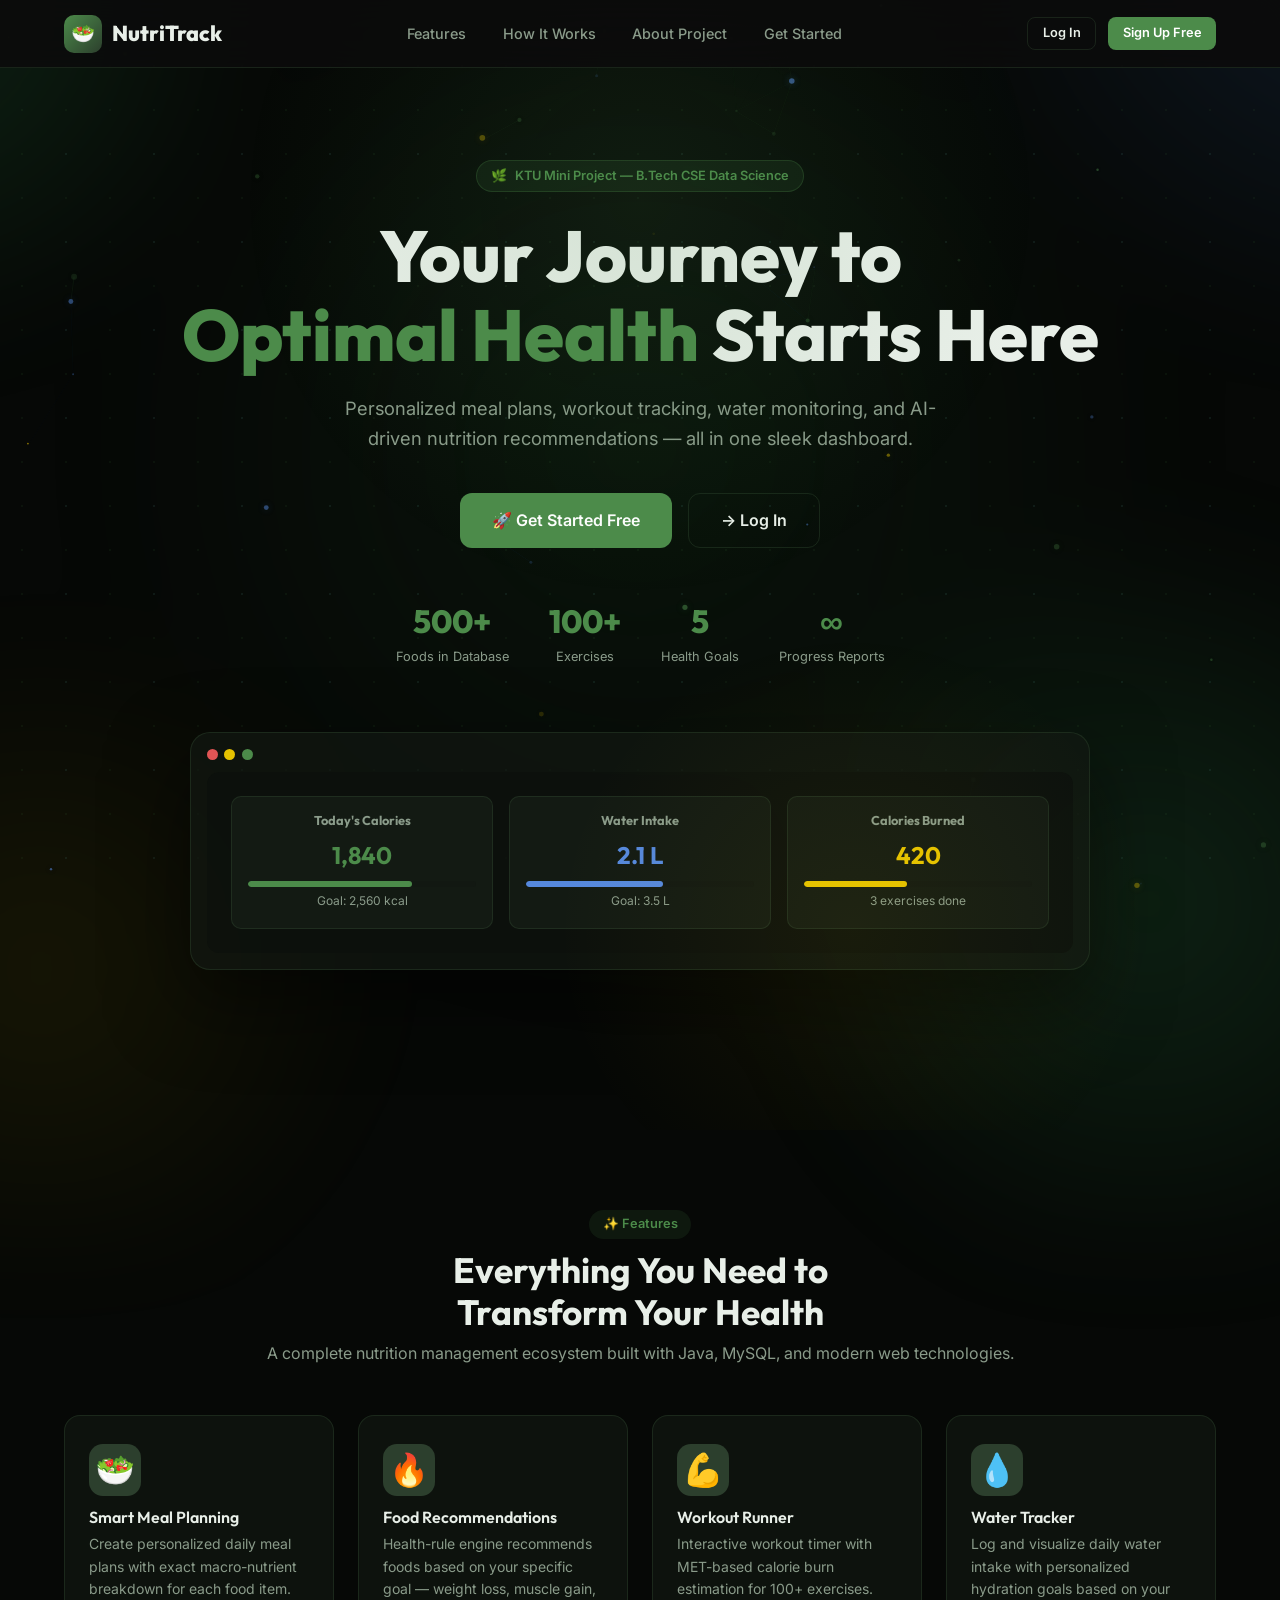
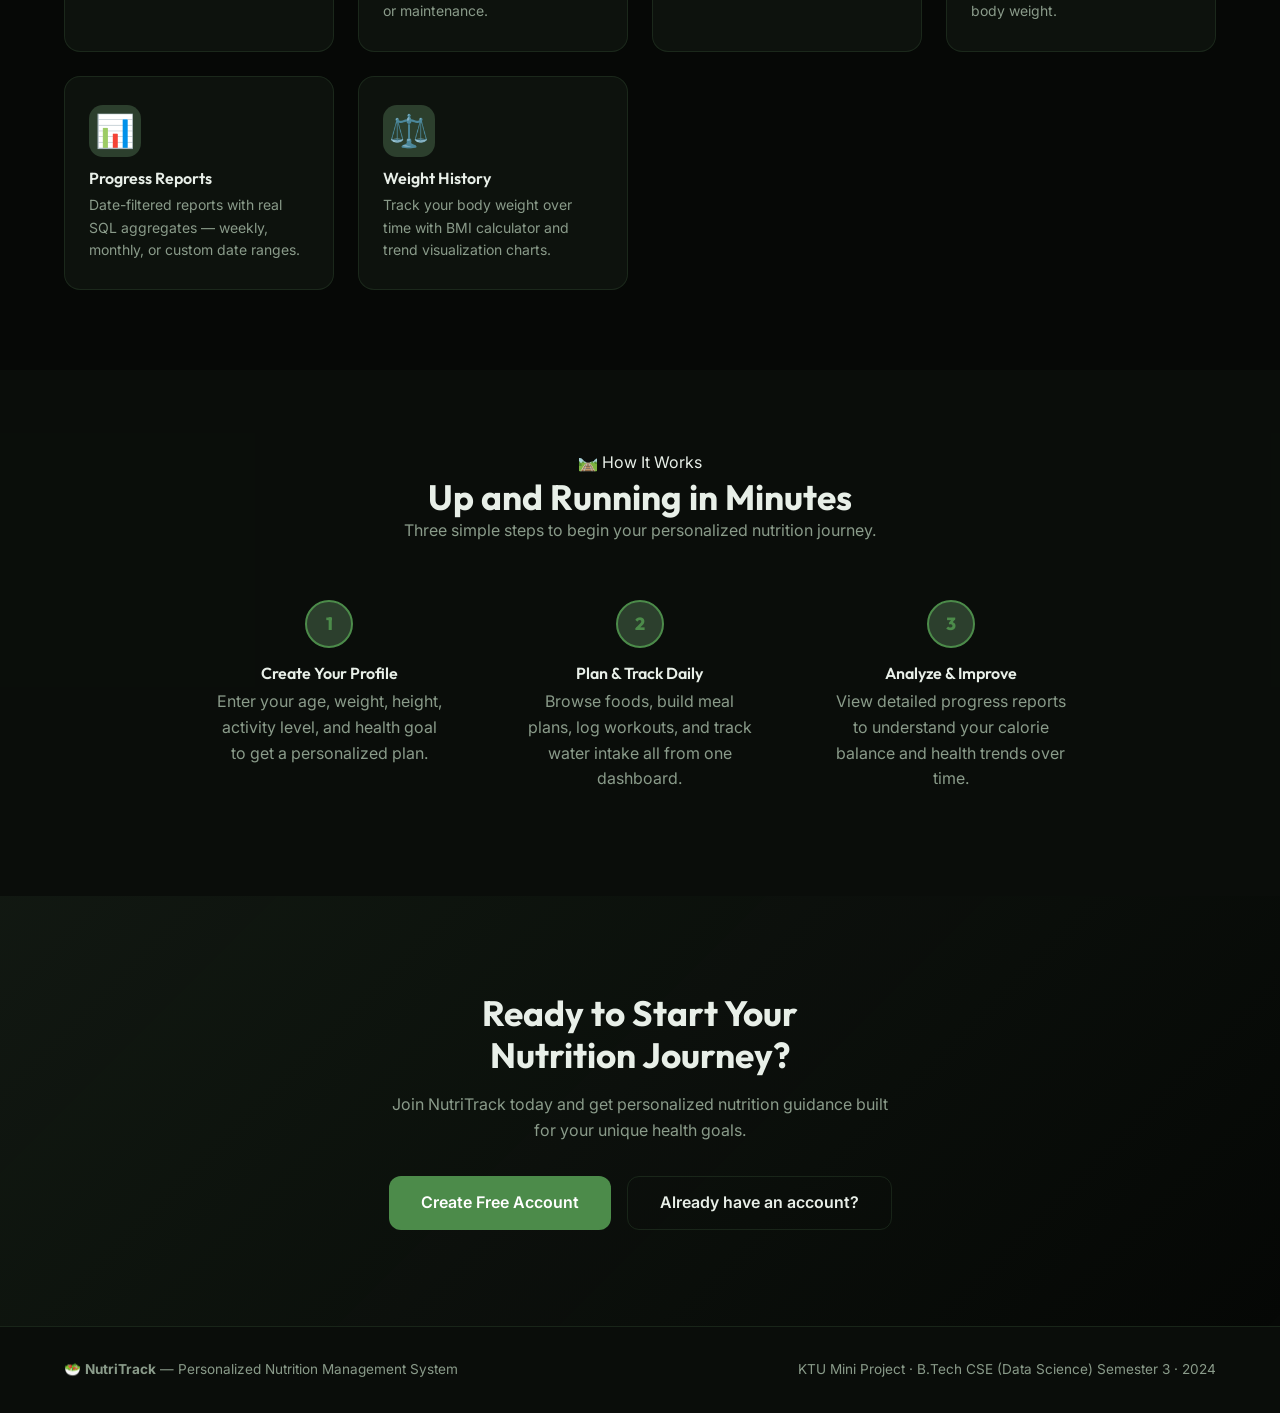
<file: src/main/webapp/index.html>
<!DOCTYPE html>
<html lang="en">
<head>
  <meta charset="UTF-8"/>
  <meta name="viewport" content="width=device-width, initial-scale=1.0"/>
  <title>NutriTrack — Personalized Nutrition Management System</title>
  <meta name="description" content="AI-powered personalized nutrition and workout management. Track meals, exercises, water intake and get health recommendations tailored just for you."/>
  <link rel="stylesheet" href="css/style.css"/>
  <style>
    /* Landing-specific */
    .landing-nav { position:fixed; top:0; left:0; right:0; z-index:100; background:rgba(12,12,12,0.9); backdrop-filter:blur(20px); border-bottom:1px solid var(--border); padding:0 5%; height:68px; display:flex; align-items:center; justify-content:space-between; }
    .landing-nav .brand { display:flex; align-items:center; gap:.6rem; font-family:'Outfit',sans-serif; font-weight:800; font-size:1.35rem; color:var(--text); }
    .brand .b-icon { width:38px; height:38px; background:linear-gradient(135deg,var(--ac-green),var(--dk-green)); border-radius:10px; display:flex; align-items:center; justify-content:center; font-size:1.2rem; }
    .landing-nav .nav-links { display:flex; gap:.5rem; }
    .landing-nav .nav-links a { padding:.5rem .9rem; border-radius:8px; color:var(--text-muted); font-size:.9rem; font-weight:500; transition:all .2s; }
    .landing-nav .nav-links a:hover { color:var(--text); background:rgba(255,255,255,.06); }
    .lnav-cta { display:flex; gap:.75rem; }

    /* Hero */
    .l-hero { padding: 10rem 5% 6rem; text-align:center; position:relative; overflow:hidden; }
    .l-hero::before { content:''; position:absolute; width:800px; height:800px; background:radial-gradient(circle, rgba(76,139,74,0.12) 0%, transparent 70%); top:-200px; left:50%; transform:translateX(-50%); pointer-events:none; }
    .l-hero::after { content:''; position:absolute; width:600px; height:600px; background:radial-gradient(circle, rgba(229,194,0,0.06) 0%, transparent 70%); bottom:-100px; right:10%; pointer-events:none; }
    .hero-tag { display:inline-flex; align-items:center; gap:.5rem; background:rgba(76,139,74,.12); border:1px solid rgba(76,139,74,.25); color:var(--ac-green); border-radius:20px; padding:.3rem .9rem; font-size:.8rem; font-weight:600; margin-bottom:1.5rem; }
    .hero-tag::before { content:'🌿'; }
    .l-hero h1 { font-size:clamp(2.5rem,6vw,4.5rem); font-weight:800; line-height:1.1; margin-bottom:1.25rem; }
    .l-hero h1 em { color:var(--ac-green); font-style:normal; }
    .l-hero p { font-size:1.15rem; max-width:600px; margin:0 auto 2.5rem; color:var(--text-muted); }
    .hero-btns { display:flex; gap:1rem; justify-content:center; flex-wrap:wrap; margin-bottom:3rem; }
    .hero-stats { display:flex; justify-content:center; gap:2.5rem; flex-wrap:wrap; }
    .hstat { text-align:center; }
    .hstat-val { font-family:'Outfit',sans-serif; font-size:2rem; font-weight:800; color:var(--text); }
    .hstat-val span { color:var(--ac-green); }
    .hstat-label { font-size:.8rem; color:var(--text-muted); }

    /* Screenshot */
    .mock-screen {
      margin:4rem auto; max-width:900px; background:var(--card); border:1px solid var(--border);
      border-radius:20px; padding:1rem; box-shadow:0 30px 80px rgba(0,0,0,.5);
    }
    .mock-bar { display:flex; gap:.4rem; align-items:center; margin-bottom:.75rem; }
    .mock-dot { width:11px; height:11px; border-radius:50%; }
    .mock-inner { background:var(--bg2); border-radius:12px; padding:1.5rem; display:grid; grid-template-columns:1fr 1fr 1fr; gap:1rem; }
    .mock-card { background:var(--card2); border:1px solid var(--border); border-radius:10px; padding:1rem; }
    .mock-card h5 { font-size:.8rem; color:var(--text-muted); margin-bottom:.5rem; }
    .mock-val { font-family:'Outfit',sans-serif; font-weight:700; font-size:1.5rem; }
    .mock-bar2 { height:6px; background:var(--bg3); border-radius:3px; margin-top:.4rem; overflow:hidden; }
    .mock-fill { height:100%; border-radius:3px; }

    /* Features */
    .features-sec { padding:5rem 5%; }
    .features-sec .sec-head { text-align:center; margin-bottom:3rem; }
    .features-sec .sec-tag { display:inline-block; background:rgba(76,139,74,.12); color:var(--ac-green); border-radius:20px; padding:.25rem .85rem; font-size:.8rem; font-weight:600; margin-bottom:.6rem; }
    .features-sec h2 { margin-bottom:.5rem; }
    .feat-grid { display:grid; grid-template-columns:repeat(auto-fit, minmax(260px,1fr)); gap:1.5rem; }
    .feat-card { background:var(--card); border:1px solid var(--border); border-radius:16px; padding:1.75rem 1.5rem; transition:all .25s; }
    .feat-card:hover { border-color:var(--ac-green); transform:translateY(-4px); box-shadow:var(--shadow); }
    .feat-card .f-icon { font-size:2rem; margin-bottom:.75rem; width:52px; height:52px; background:var(--dk-green); border-radius:14px; display:flex; align-items:center; justify-content:center; }
    .feat-card h3 { margin-bottom:.4rem; font-size:1rem; }
    .feat-card p { font-size:.875rem; }

    /* How it works */
    .how-sec { padding:5rem 5%; background:var(--bg2); }
    .steps { display:grid; grid-template-columns:repeat(3,1fr); gap:2rem; margin-top:3rem; }
    .step { text-align:center; padding:1.5rem; }
    .step-num { width:48px; height:48px; background:var(--dk-green); border:2px solid var(--ac-green); border-radius:50%; display:flex; align-items:center; justify-content:center; font-family:'Outfit',sans-serif; font-weight:800; font-size:1.1rem; color:var(--ac-green); margin:0 auto 1rem; }
    .step h3 { margin-bottom:.4rem; font-size:1rem; }

    /* CTA */
    .cta-sec { padding:6rem 5%; text-align:center; background:linear-gradient(135deg, rgba(44,63,45,.3) 0%, transparent 100%); }
    .cta-sec h2 { margin-bottom:1rem; }
    .cta-sec p { max-width:500px; margin:0 auto 2rem; }

    /* Footer */
    footer { background:var(--bg2); border-top:1px solid var(--border); padding:2rem 5%; display:flex; align-items:center; justify-content:space-between; flex-wrap:wrap; gap:1rem; }
    footer p { font-size:.85rem; color:var(--text-muted); }

    @media(max-width:700px){
      .steps { grid-template-columns:1fr; }
      .landing-nav .nav-links { display:none; }
      .mock-inner { grid-template-columns:1fr; }
    }
  </style>
</head>
<body>

<!-- ── Navbar ── -->
<nav class="landing-nav">
  <div class="brand"><div class="b-icon">🥗</div>NutriTrack</div>
  <div class="nav-links">
    <a href="#features">Features</a>
    <a href="#how">How It Works</a>
    <a href="about.html">About Project</a>
    <a href="#cta">Get Started</a>
  </div>
  <div class="lnav-cta">
    <a href="login.html" class="btn btn-outline btn-sm">Log In</a>
    <a href="register.html" class="btn btn-primary btn-sm">Sign Up Free</a>
  </div>
</nav>

<!-- ── Hero ── -->
<section class="l-hero">
  <div class="hero-tag">KTU Mini Project — B.Tech CSE Data Science</div>
  <h1>Your Journey to<br/><em>Optimal Health</em> Starts Here</h1>
  <p>Personalized meal plans, workout tracking, water monitoring, and AI-driven nutrition recommendations — all in one sleek dashboard.</p>
  <div class="hero-btns">
    <a href="register.html" class="btn btn-primary btn-lg">🚀 Get Started Free</a>
    <a href="login.html" class="btn btn-outline btn-lg">→ Log In</a>
  </div>
  <div class="hero-stats">
    <div class="hstat"><div class="hstat-val"><span>500+</span></div><div class="hstat-label">Foods in Database</div></div>
    <div class="hstat"><div class="hstat-val"><span>100+</span></div><div class="hstat-label">Exercises</div></div>
    <div class="hstat"><div class="hstat-val"><span>5</span></div><div class="hstat-label">Health Goals</div></div>
    <div class="hstat"><div class="hstat-val"><span>∞</span></div><div class="hstat-label">Progress Reports</div></div>
  </div>

  <!-- Mock Dashboard Screenshot -->
  <div class="mock-screen">
    <div class="mock-bar">
      <div class="mock-dot" style="background:#e05555"></div>
      <div class="mock-dot" style="background:#e5c200"></div>
      <div class="mock-dot" style="background:#4c8b4a"></div>
    </div>
    <div class="mock-inner">
      <div class="mock-card">
        <h5>Today's Calories</h5>
        <div class="mock-val" style="color:var(--ac-green)">1,840</div>
        <div class="mock-bar2"><div class="mock-fill" style="width:72%;background:var(--ac-green)"></div></div>
        <small style="color:var(--text-muted);font-size:.75rem">Goal: 2,560 kcal</small>
      </div>
      <div class="mock-card">
        <h5>Water Intake</h5>
        <div class="mock-val" style="color:var(--blue)">2.1 L</div>
        <div class="mock-bar2"><div class="mock-fill" style="width:60%;background:var(--blue)"></div></div>
        <small style="color:var(--text-muted);font-size:.75rem">Goal: 3.5 L</small>
      </div>
      <div class="mock-card">
        <h5>Calories Burned</h5>
        <div class="mock-val" style="color:var(--gold)">420</div>
        <div class="mock-bar2"><div class="mock-fill" style="width:45%;background:var(--gold)"></div></div>
        <small style="color:var(--text-muted);font-size:.75rem">3 exercises done</small>
      </div>
    </div>
  </div>
</section>

<!-- ── Features ── -->
<section class="features-sec" id="features">
  <div class="sec-head">
    <div class="sec-tag">✨ Features</div>
    <h2>Everything You Need to <br/>Transform Your Health</h2>
    <p>A complete nutrition management ecosystem built with Java, MySQL, and modern web technologies.</p>
  </div>
  <div class="feat-grid">
    <div class="feat-card">
      <div class="f-icon">🥗</div>
      <h3>Smart Meal Planning</h3>
      <p>Create personalized daily meal plans with exact macro-nutrient breakdown for each food item.</p>
    </div>
    <div class="feat-card">
      <div class="f-icon">🔥</div>
      <h3>Food Recommendations</h3>
      <p>Health-rule engine recommends foods based on your specific goal — weight loss, muscle gain, or maintenance.</p>
    </div>
    <div class="feat-card">
      <div class="f-icon">💪</div>
      <h3>Workout Runner</h3>
      <p>Interactive workout timer with MET-based calorie burn estimation for 100+ exercises.</p>
    </div>
    <div class="feat-card">
      <div class="f-icon">💧</div>
      <h3>Water Tracker</h3>
      <p>Log and visualize daily water intake with personalized hydration goals based on your body weight.</p>
    </div>
    <div class="feat-card">
      <div class="f-icon">📊</div>
      <h3>Progress Reports</h3>
      <p>Date-filtered reports with real SQL aggregates — weekly, monthly, or custom date ranges.</p>
    </div>
    <div class="feat-card">
      <div class="f-icon">⚖️</div>
      <h3>Weight History</h3>
      <p>Track your body weight over time with BMI calculator and trend visualization charts.</p>
    </div>
  </div>
</section>

<!-- ── How It Works ── -->
<section class="how-sec" id="how">
  <div style="max-width:900px;margin:0 auto;text-align:center">
    <div class="sec-tag">🛤️ How It Works</div>
    <h2>Up and Running in Minutes</h2>
    <p>Three simple steps to begin your personalized nutrition journey.</p>
  </div>
  <div class="steps" style="max-width:900px;margin:2rem auto 0">
    <div class="step">
      <div class="step-num">1</div>
      <h3>Create Your Profile</h3>
      <p>Enter your age, weight, height, activity level, and health goal to get a personalized plan.</p>
    </div>
    <div class="step">
      <div class="step-num">2</div>
      <h3>Plan & Track Daily</h3>
      <p>Browse foods, build meal plans, log workouts, and track water intake all from one dashboard.</p>
    </div>
    <div class="step">
      <div class="step-num">3</div>
      <h3>Analyze & Improve</h3>
      <p>View detailed progress reports to understand your calorie balance and health trends over time.</p>
    </div>
  </div>
</section>

<!-- ── CTA ── -->
<section class="cta-sec" id="cta">
  <h2>Ready to Start Your<br/>Nutrition Journey?</h2>
  <p>Join NutriTrack today and get personalized nutrition guidance built for your unique health goals.</p>
  <div style="display:flex;gap:1rem;justify-content:center;flex-wrap:wrap">
    <a href="register.html" class="btn btn-primary btn-lg">Create Free Account</a>
    <a href="login.html" class="btn btn-outline btn-lg">Already have an account?</a>
  </div>
</section>

<!-- ── Footer ── -->
<footer>
  <p>🥗 <strong>NutriTrack</strong> — Personalized Nutrition Management System</p>
  <p>KTU Mini Project · B.Tech CSE (Data Science) Semester 3 · 2024</p>
</footer>

<script src="js/api.js"></script>
</body>
</html>
</file>
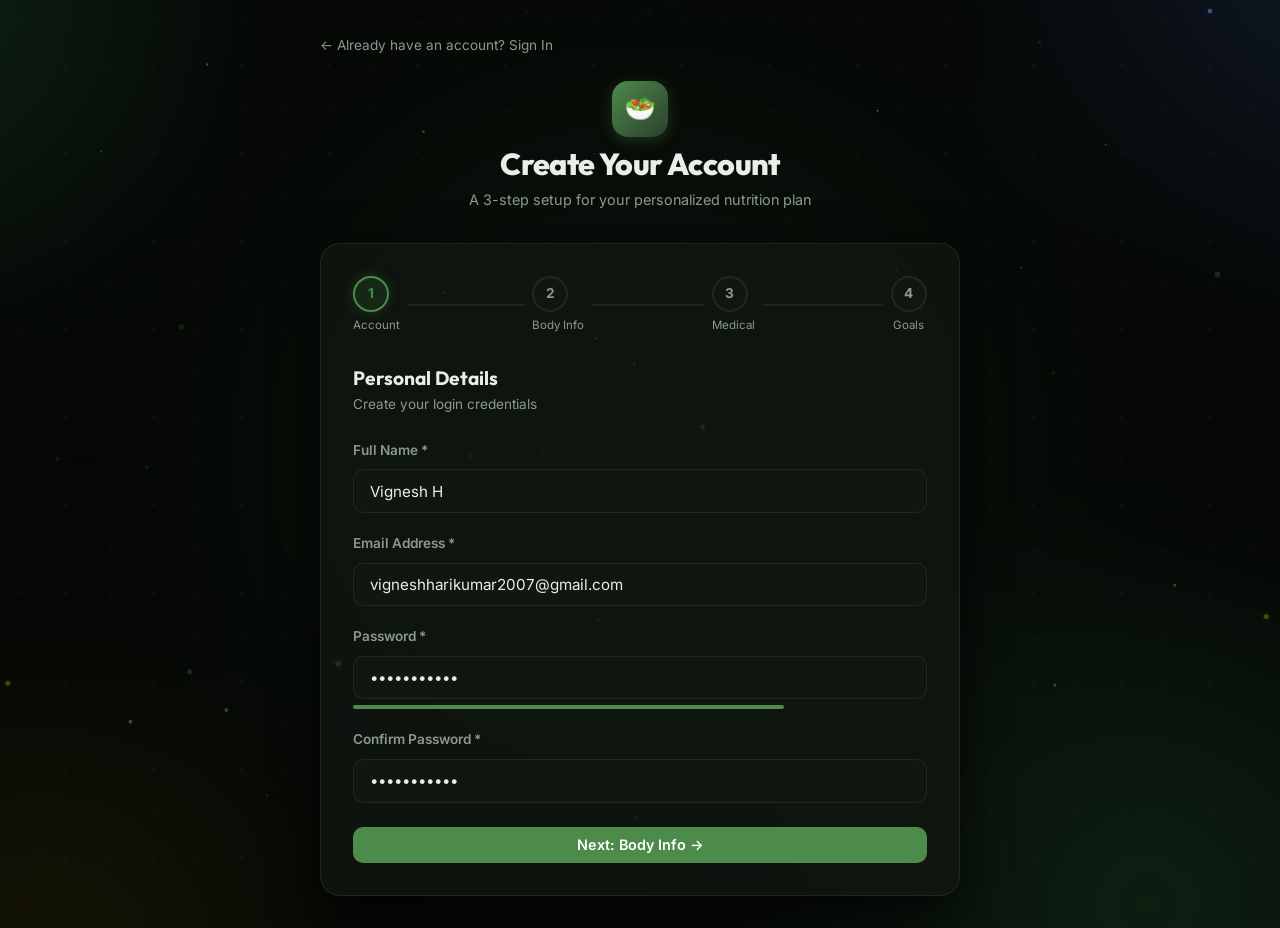
<file: src/main/webapp/register.html>
<!DOCTYPE html>
<html lang="en">
<head>
  <meta charset="UTF-8"/>
  <meta name="viewport" content="width=device-width, initial-scale=1.0"/>
  <title>Register — NutriTrack</title>
  <meta name="description" content="Create your NutriTrack account and get a personalized nutrition plan based on your unique health profile."/>
  <link rel="stylesheet" href="css/style.css"/>
  <style>
    body { min-height:100vh; background:var(--bg); padding:2rem 1rem; }
    .auth-wrap { max-width:640px; margin:0 auto; }
    .auth-logo { text-align:center; margin-bottom:2rem; }
    .auth-logo .logo-icon { width:56px; height:56px; background:linear-gradient(135deg,var(--ac-green),var(--dk-green)); border-radius:16px; display:inline-flex; align-items:center; justify-content:center; font-size:1.6rem; margin-bottom:.6rem; box-shadow:0 4px 15px rgba(76,139,74,.3); }
    .auth-logo h2 { font-size:1.9rem; font-weight:800; color:var(--text); margin-bottom:.3rem; letter-spacing:-0.02em; }
    .auth-logo p { font-size:.9rem; color:var(--text-muted); }
    .auth-card { background:var(--card); border:1px solid var(--border); border-radius:20px; padding:2rem; box-shadow:var(--shadow-lg); }
    
    /* Step indicator */
    .steps-nav { display:flex; align-items:center; justify-content:space-between; margin-bottom:2rem; position:relative; }
    .step-ind { display:flex; align-items:center; flex:1; position:relative; }
    .step-ind:last-child { flex:none; }
    .step-dot { width:36px; height:36px; border-radius:50%; display:flex; align-items:center; justify-content:center; font-size:.85rem; font-weight:700; border:2px solid var(--border); color:var(--text-muted); background:var(--bg3); flex-shrink:0; transition:all .3s; }
    .step-dot.active { border-color:var(--ac-green); color:var(--ac-green); background:rgba(76,139,74,.15); box-shadow:0 0 12px rgba(76,139,74,.3); }
    .step-dot.done { border-color:var(--ac-green); color:#fff; background:var(--ac-green); }
    .step-label { font-size:.72rem; color:var(--text-muted); margin-top:.3rem; text-align:center; }
    .step-line { flex:1; height:2px; background:var(--border); margin:0 .5rem; transition:background .3s; }
    .step-line.done { background:var(--ac-green); }
    
    /* Step contents */
    .reg-step { display:none; }
    .reg-step.active { display:block; animation:fadeIn .3s ease; }
    @keyframes fadeIn { from{opacity:0;transform:translateY(6px)} to{opacity:1;transform:translateY(0)} }
    
    .step-title { margin-bottom:1.5rem; }
    .step-title h3 { font-size:1.2rem; font-weight:700; margin-bottom:.25rem; color:var(--text); }
    .step-title p { font-size:.85rem; color:var(--text-muted); }
    
    /* Range display */
    .range-wrap { display:flex; gap:1rem; align-items:center; margin-top:.5rem; }
    .range-wrap input[type=range] { flex:1; accent-color:var(--ac-green); height:6px; border-radius:3px; }
    .range-val { background:var(--dk-green); color:var(--ac-green); border-radius:8px; padding:.3rem .75rem; font-weight:700; min-width:75px; text-align:center; font-size:.875rem; }
    
    /* Goal selector */
    .goal-grid { display:grid; grid-template-columns:repeat(auto-fit,minmax(140px,1fr)); gap:.75rem; }
    .goal-card { border:2px solid var(--border); border-radius:12px; padding:1rem; text-align:center; cursor:pointer; transition:all .2s; background:var(--bg2); }
    .goal-card:hover { border-color:var(--ac-green); transform:translateY(-2px); }
    .goal-card.selected { border-color:var(--ac-green); background:rgba(76,139,74,.15); box-shadow:0 0 10px rgba(76,139,74,.2); }
    .goal-card .g-icon { font-size:1.6rem; margin-bottom:.3rem; }
    .goal-card h4 { font-size:.85rem; font-weight:700; margin-bottom:.15rem; color:var(--text); }
    .goal-card p { font-size:.75rem; color:var(--text-muted); }
    
    .step-nav { display:flex; gap:1rem; margin-top:1.5rem; }
    .step-nav .btn { flex:1; justify-content:center; }
    
    .pwd-strength { height:4px; border-radius:2px; margin-top:.4rem; background:var(--bg3); transition:all .3s; }
    .back-btn { display:inline-flex; align-items:center; gap:.4rem; color:var(--text-muted); font-size:.85rem; margin-bottom:1.5rem; }
    .back-btn:hover { color:var(--text); }
    #regError { display:none; margin-bottom:1.25rem; }
    #regSuccess { display:none; margin-bottom:1.25rem; }
  </style>
</head>
<body>
<div class="auth-wrap">
  <a href="login.html" class="back-btn">← Already have an account? Sign In</a>
  
  <div class="auth-logo">
    <div class="logo-icon">🥗</div>
    <h2>Create Your Account</h2>
    <p>A 3-step setup for your personalized nutrition plan</p>
  </div>

  <div class="auth-card">
    <!-- Step Indicator -->
    <div class="steps-nav">
      <div class="step-ind">
        <div style="text-align:center">
          <div class="step-dot active" id="dot1">1</div>
          <div class="step-label">Account</div>
        </div>
        <div class="step-line" id="line1"></div>
      </div>
      <div class="step-ind">
        <div style="text-align:center">
          <div class="step-dot" id="dot2">2</div>
          <div class="step-label">Body Info</div>
        </div>
        <div class="step-line" id="line2"></div>
      </div>
      <div class="step-ind">
        <div style="text-align:center">
          <div class="step-dot" id="dot3">3</div>
          <div class="step-label">Medical</div>
        </div>
        <div class="step-line" id="line3"></div>
      </div>
      <div>
        <div style="text-align:center">
          <div class="step-dot" id="dot4">4</div>
          <div class="step-label">Goals</div>
        </div>
      </div>
    </div>

    <div id="regError" class="alert alert-error"></div>
    <div id="regSuccess" class="alert alert-success"></div>

    <!-- Step 1: Account Info -->
    <div class="reg-step active" id="step1">
      <div class="step-title">
        <h3>Personal Details</h3>
        <p>Create your login credentials</p>
      </div>
      <div class="form-group">
        <label class="form-label" for="name">Full Name *</label>
        <input class="form-control" type="text" id="name" placeholder="e.g. Vignesh H" value="Vignesh H" required/>
      </div>
      <div class="form-group">
        <label class="form-label" for="email">Email Address *</label>
        <input class="form-control" type="email" id="email" placeholder="you@example.com" value="vigneshharikumar2007@gmail.com" required/>
      </div>
      <div class="form-group">
        <label class="form-label" for="reg-password">Password *</label>
        <input class="form-control" type="password" id="reg-password" placeholder="Min 6 characters" value="password123" required/>
        <div class="pwd-strength" id="pwdStrength" style="width:75%;background:#4c8b4a"></div>
      </div>
      <div class="form-group">
        <label class="form-label" for="confirm-password">Confirm Password *</label>
        <input class="form-control" type="password" id="confirm-password" placeholder="Repeat password" value="password123" required/>
      </div>
      <div class="step-nav">
        <button class="btn btn-primary" onclick="goToStep(2)">Next: Body Info →</button>
      </div>
    </div>

    <!-- Step 2: Body Info -->
    <div class="reg-step" id="step2">
      <div class="step-title">
        <h3>Body Information</h3>
        <p>Used to calculate your daily calorie target and BMI</p>
      </div>
      <div class="form-row" style="display:grid;grid-template-columns:1fr 1fr;gap:1rem">
        <div class="form-group">
          <label class="form-label" for="gender">Gender</label>
          <select class="form-control" id="gender">
            <option value="Male" selected>Male</option>
            <option value="Female">Female</option>
            <option value="Other">Other</option>
          </select>
        </div>
        <div class="form-group">
          <label class="form-label" for="age">Age (years)</label>
          <input class="form-control" type="number" id="age" value="22" min="10" max="120" required/>
        </div>
      </div>
      <div class="form-group">
        <label class="form-label">Height</label>
        <div class="range-wrap">
          <input type="range" id="heightCm" min="100" max="230" value="170" oninput="document.getElementById('heightVal').textContent=this.value"/>
          <div class="range-val"><span id="heightVal">170</span> cm</div>
        </div>
      </div>
      <div class="form-group">
        <label class="form-label">Weight</label>
        <div class="range-wrap">
          <input type="range" id="weightKg" min="30" max="200" value="70" oninput="document.getElementById('weightVal').textContent=this.value"/>
          <div class="range-val"><span id="weightVal">70</span> kg</div>
        </div>
      </div>
      <div class="form-group">
        <label class="form-label" for="activityLevel">Activity Level</label>
        <select class="form-control" id="activityLevel">
          <option value="SEDENTARY">🪑 Sedentary (little or no exercise)</option>
          <option value="LIGHT">🚶 Lightly Active (1–3 days/week)</option>
          <option value="MODERATE" selected>🏃 Moderately Active (3–5 days/week)</option>
          <option value="VERY_ACTIVE">🏋️ Very Active (6–7 days/week)</option>
          <option value="EXTRA_ACTIVE">⚡ Extra Active (physical job)</option>
        </select>
      </div>
      <div class="step-nav">
        <button class="btn btn-secondary" onclick="goToStep(1)">← Back</button>
        <button class="btn btn-primary" onclick="goToStep(3)">Next: Medical Conditions →</button>
      </div>
    </div>

    <!-- Step 3: Medical Conditions -->
    <div class="reg-step" id="step3">
      <div class="step-title">
        <h3>Medical & Health Profile</h3>
        <p>Helps our recommendation system safely filter foods and exercises</p>
      </div>
      
      <div class="form-group">
        <label class="form-label" style="font-weight:700">Do you have any health or medical condition?</label>
        <div style="display:flex;gap:1.5rem;margin-top:.5rem">
          <label style="display:flex;align-items:center;gap:.4rem;cursor:pointer;font-weight:600">
            <input type="radio" name="hasCondition" value="NO" checked onchange="toggleMedicalList(false)"/> No, I am in good health
          </label>
          <label style="display:flex;align-items:center;gap:.4rem;cursor:pointer;font-weight:600;color:var(--gold)">
            <input type="radio" name="hasCondition" value="YES" onchange="toggleMedicalList(true)"/> Yes, I have medical conditions
          </label>
        </div>
      </div>

      <div id="medicalConditionsContainer" style="display:none;background:var(--bg2);border:1px solid var(--border);border-radius:12px;padding:1.25rem;margin-bottom:1rem">
        <label class="form-label" style="font-weight:700;margin-bottom:.75rem">Select your medical condition(s):</label>
        <div style="display:grid;grid-template-columns:1fr 1fr;gap:.65rem;font-size:.875rem">
          <label style="display:flex;align-items:center;gap:.5rem;cursor:pointer">
            <input type="checkbox" class="med-cb" value="1"/> Heart-related condition
          </label>
          <label style="display:flex;align-items:center;gap:.5rem;cursor:pointer">
            <input type="checkbox" class="med-cb" value="2"/> High blood pressure
          </label>
          <label style="display:flex;align-items:center;gap:.5rem;cursor:pointer">
            <input type="checkbox" class="med-cb" value="3"/> Diabetes
          </label>
          <label style="display:flex;align-items:center;gap:.5rem;cursor:pointer">
            <input type="checkbox" class="med-cb" value="9"/> Obesity
          </label>
          <label style="display:flex;align-items:center;gap:.5rem;cursor:pointer">
            <input type="checkbox" class="med-cb" value="5"/> Kidney-related condition
          </label>
          <label style="display:flex;align-items:center;gap:.5rem;cursor:pointer">
            <input type="checkbox" class="med-cb" value="6"/> Thyroid condition
          </label>
          <label style="display:flex;align-items:center;gap:.5rem;cursor:pointer">
            <input type="checkbox" class="med-cb" value="4"/> Asthma
          </label>
          <label style="display:flex;align-items:center;gap:.5rem;cursor:pointer">
            <input type="checkbox" class="med-cb" value="7"/> Joint problems
          </label>
          <label style="display:flex;align-items:center;gap:.5rem;cursor:pointer">
            <input type="checkbox" class="med-cb" value="8"/> Back problems
          </label>
        </div>
        <div style="margin-top:1rem">
          <label class="form-label">Other condition details (optional)</label>
          <input class="form-control" type="text" id="otherMedicalNotes" placeholder="Specify any other medical condition or dietary allergy..."/>
        </div>
      </div>

      <div class="step-nav">
        <button class="btn btn-secondary" onclick="goToStep(2)">← Back</button>
        <button class="btn btn-primary" onclick="goToStep(4)">Next: Health Goal →</button>
      </div>
    </div>

    <!-- Step 4: Health Goal -->
    <div class="reg-step" id="step4">
      <div class="step-title">
        <h3>Your Health Goal</h3>
        <p>Personalizes food and exercise recommendations for your targets</p>
      </div>
      <div class="goal-grid">
        <div class="goal-card selected" data-goal="WEIGHT_LOSS" onclick="selectGoal(this)">
          <div class="g-icon">⚖️</div>
          <h4>Weight Loss</h4>
          <p>Burn fat, calorie deficit target</p>
        </div>
        <div class="goal-card" data-goal="MUSCLE_GAIN" onclick="selectGoal(this)">
          <div class="g-icon">💪</div>
          <h4>Muscle Gain</h4>
          <p>High protein, build strength</p>
        </div>
        <div class="goal-card" data-goal="MAINTENANCE" onclick="selectGoal(this)">
          <div class="g-icon">⚡</div>
          <h4>Maintenance</h4>
          <p>Maintain healthy balance</p>
        </div>
        <div class="goal-card" data-goal="IMPROVED_FITNESS" onclick="selectGoal(this)">
          <div class="g-icon">🏃</div>
          <h4>Fitness</h4>
          <p>Endurance and stamina</p>
        </div>
        <div class="goal-card" data-goal="HEALTH_RECOVERY" onclick="selectGoal(this)">
          <div class="g-icon">❤️</div>
          <h4>Recovery</h4>
          <p>Health condition management</p>
        </div>
      </div>
      <div class="step-nav" style="margin-top:2rem">
        <button class="btn btn-secondary" onclick="goToStep(2)">← Back</button>
        <button class="btn btn-primary" id="submitBtn" onclick="submitRegister()">🎉 Create Account</button>
      </div>
    </div>

  </div>
</div>

<script src="js/api.js"></script>
<script>
let currentStep = 1;
let selectedGoal = 'WEIGHT_LOSS';

function toggleMedicalList(show) {
  document.getElementById('medicalConditionsContainer').style.display = show ? 'block' : 'none';
}

function goToStep(n) {
  if (n > currentStep && !validateStep(currentStep)) return;
  document.getElementById('step' + currentStep).classList.remove('active');
  document.getElementById('step' + n).classList.add('active');

  for (let i = 1; i <= 4; i++) {
    const dot = document.getElementById('dot' + i);
    dot.classList.remove('active','done');
    if (i < n) { dot.classList.add('done'); dot.textContent = '✓'; }
    else if (i === n) { dot.classList.add('active'); dot.textContent = i; }
    else { dot.textContent = i; }
  }
  for (let i = 1; i <= 3; i++) {
    const line = document.getElementById('line' + i);
    if (i < n) line.classList.add('done'); else line.classList.remove('done');
  }
  currentStep = n;
  document.getElementById('regError').style.display = 'none';
}

function validateStep(n) {
  const err = document.getElementById('regError');
  err.style.display = 'none';
  if (n === 1) {
    const name = document.getElementById('name').value.trim();
    const email = document.getElementById('email').value.trim();
    const pwd = document.getElementById('reg-password').value;
    const cpwd = document.getElementById('confirm-password').value;
    if (!name) { showErr('Please enter your full name.'); return false; }
    if (!email || !email.includes('@')) { showErr('Please enter a valid email address.'); return false; }
    if (pwd.length < 6) { showErr('Password must be at least 6 characters.'); return false; }
    if (pwd !== cpwd) { showErr('Passwords do not match.'); return false; }
  }
  return true;
}

function showErr(msg) {
  const err = document.getElementById('regError');
  err.style.display = 'block';
  err.textContent = '⚠️ ' + msg;
}

document.getElementById('reg-password').addEventListener('input', function() {
  const bar = document.getElementById('pwdStrength');
  const len = this.value.length;
  const colors = ['#e05555','#e08040','#e5c200','#4c8b4a'];
  const pct = Math.min((len / 12) * 100, 100);
  bar.style.width = pct + '%';
  bar.style.background = len < 6 ? colors[0] : len < 8 ? colors[1] : len < 10 ? colors[2] : colors[3];
});

function selectGoal(el) {
  document.querySelectorAll('.goal-card').forEach(c => c.classList.remove('selected'));
  el.classList.add('selected');
  selectedGoal = el.dataset.goal;
}

async function submitRegister() {
  if (!validateStep(1)) { goToStep(1); return; }
  const btn = document.getElementById('submitBtn');
  btn.disabled = true;
  btn.textContent = '⏳ Creating account…';

  const hasCondition = document.querySelector('input[name="hasCondition"]:checked').value === 'YES';
  const selectedConditions = [];
  if (hasCondition) {
    document.querySelectorAll('.med-cb:checked').forEach(cb => selectedConditions.push(parseInt(cb.value)));
  }

  const data = {
    name: document.getElementById('name').value.trim(),
    email: document.getElementById('email').value.trim(),
    password: document.getElementById('reg-password').value,
    gender: document.getElementById('gender').value,
    age: document.getElementById('age').value,
    heightCm: document.getElementById('heightCm').value,
    weightKg: document.getElementById('weightKg').value,
    activityLevel: document.getElementById('activityLevel').value,
    healthGoal: selectedGoal,
    hasMedicalCondition: hasCondition,
    medicalConditions: selectedConditions,
    otherMedicalNotes: document.getElementById('otherMedicalNotes').value.trim()
  };

  try {
    await Auth.register(data);
    const successEl = document.getElementById('regSuccess');
    successEl.style.display = 'block';
    successEl.textContent = '✅ Account created successfully! Redirecting to dashboard…';
    setTimeout(() => { window.location.href = 'dashboard.html'; }, 1000);
  } catch(e) {
    showErr(e.message || 'Registration failed.');
    btn.disabled = false;
    btn.textContent = '🎉 Create Account';
  }
}
</script>
</body>
</html>
</file>
<file: src/main/webapp/css/style.css>
/* ════════════════════════════════════════════════════════
   PERSONALIZED NUTRITION MANAGEMENT SYSTEM
   Global Design System — style.css
   Color Palette:
     Background:  #0C0C0C
     Dark Green:  #2C3F2D
     Accent Green:#4C8B4A
     Gold:        #E5C200
     Cream:       #F8EDB5
   ════════════════════════════════════════════════════════ */

@import url('https://fonts.googleapis.com/css2?family=Inter:wght@300;400;500;600;700;800&family=Outfit:wght@400;600;700;800&display=swap');

/* ── CSS Variables ── */
:root {
  --bg:        #060806;
  --bg2:       rgba(12, 16, 12, 0.76);
  --bg3:       rgba(18, 24, 18, 0.85);
  --card:      rgba(18, 24, 18, 0.68);
  --card2:     rgba(22, 30, 22, 0.78);
  --border:    rgba(50, 78, 52, 0.38);
  --dk-green:  #2C3F2D;
  --ac-green:  #4C8B4A;
  --ac-light:  #5da55b;
  --gold:      #E5C200;
  --gold-dim:  #b39900;
  --cream:     #F8EDB5;
  --text:      #E8EFE8;
  --text-muted:#8a9b8a;
  --text-dim:  #5a6b5a;
  --red:       #e05555;
  --blue:      #5588dd;
  --orange:    #e08040;
  --radius:    12px;
  --radius-lg: 20px;
  --shadow:    0 6px 28px rgba(0,0,0,0.55);
  --shadow-lg: 0 12px 48px rgba(0,0,0,0.75);
  --transition: 0.25s ease;
}

/* ── Reset ── */
*, *::before, *::after { box-sizing: border-box; margin: 0; padding: 0; }
html { scroll-behavior: smooth; }
body {
  font-family: 'Inter', sans-serif;
  background-color: var(--bg);
  color: var(--text);
  min-height: 100vh;
  line-height: 1.6;
  -webkit-font-smoothing: antialiased;
  position: relative;
  overflow-x: hidden;
}

/* ════════════════════════════════════════════════════════
   LIVE ANIMATION LOOPING BACKGROUND (BLACK THEME)
   ════════════════════════════════════════════════════════ */

body::before {
  content: '';
  position: fixed;
  top: -40%;
  left: -40%;
  width: 180%;
  height: 180%;
  background: 
    radial-gradient(circle 520px at 18% 22%, rgba(44, 139, 74, 0.22) 0%, transparent 70%),
    radial-gradient(circle 620px at 82% 16%, rgba(65, 115, 205, 0.17) 0%, transparent 75%),
    radial-gradient(circle 560px at 72% 78%, rgba(44, 139, 74, 0.20) 0%, transparent 70%),
    radial-gradient(circle 500px at 24% 82%, rgba(229, 194, 0, 0.08) 0%, transparent 70%),
    radial-gradient(circle 720px at 50% 50%, rgba(20, 55, 26, 0.26) 0%, transparent 75%);
  animation: live-aurora-loop 24s ease-in-out infinite alternate;
  pointer-events: none;
  z-index: -2;
  filter: blur(50px);
  will-change: transform;
}

body::after {
  content: '';
  position: fixed;
  inset: 0;
  background-image: 
    radial-gradient(rgba(76, 139, 74, 0.13) 1px, transparent 1px),
    radial-gradient(rgba(85, 136, 221, 0.09) 1px, transparent 1px);
  background-size: 44px 44px, 88px 88px;
  background-position: 0 0, 22px 22px;
  animation: live-mesh-drift 45s linear infinite;
  pointer-events: none;
  z-index: -1;
  opacity: 0.68;
}

@keyframes live-aurora-loop {
  0% {
    transform: translate(0%, 0%) rotate(0deg) scale(1);
  }
  25% {
    transform: translate(-3%, 4%) rotate(3.5deg) scale(1.06);
  }
  50% {
    transform: translate(4%, -2%) rotate(-3deg) scale(0.97);
  }
  75% {
    transform: translate(-2%, -3%) rotate(2.5deg) scale(1.04);
  }
  100% {
    transform: translate(3%, 3%) rotate(-2deg) scale(1.02);
  }
}

@keyframes live-mesh-drift {
  0% {
    background-position: 0 0, 22px 22px;
  }
  50% {
    background-position: 44px 44px, 66px 66px;
  }
  100% {
    background-position: 88px 88px, 110px 110px;
  }
}
a { color: var(--ac-green); text-decoration: none; transition: color var(--transition); }
a:hover { color: var(--ac-light); }
img { max-width: 100%; }
input, select, textarea, button { font-family: inherit; }

/* ── Typography ── */
h1,h2,h3,h4,h5,h6 { font-family: 'Outfit', sans-serif; line-height: 1.2; }
h1 { font-size: clamp(2rem, 5vw, 3.5rem); font-weight: 800; }
h2 { font-size: clamp(1.5rem, 3vw, 2.2rem); font-weight: 700; }
h3 { font-size: 1.3rem; font-weight: 600; }
p  { color: var(--text-muted); }

/* ── Scrollbar ── */
::-webkit-scrollbar { width: 6px; }
::-webkit-scrollbar-track { background: var(--bg2); }
::-webkit-scrollbar-thumb { background: var(--border); border-radius: 3px; }

/* ── Layout ── */
.container { max-width: 1200px; margin: 0 auto; padding: 0 1.5rem; }
.page-wrapper { display: flex; min-height: 100vh; }
.main-content { flex: 1; padding: 2rem; overflow-y: auto; }

/* ── Navbar ── */
.navbar {
  position: sticky; top: 0; z-index: 100;
  background: rgba(12,12,12,0.95);
  backdrop-filter: blur(20px);
  border-bottom: 1px solid var(--border);
  padding: 0 1.5rem;
  height: 64px; display: flex; align-items: center; justify-content: space-between;
}
.navbar-brand {
  display: flex; align-items: center; gap: 0.75rem;
  font-family: 'Outfit', sans-serif; font-size: 1.25rem; font-weight: 700;
  color: var(--text);
}
.navbar-brand .brand-icon {
  width: 36px; height: 36px; background: var(--ac-green);
  border-radius: 10px; display: flex; align-items: center; justify-content: center;
  font-size: 1.2rem;
}
.navbar-links { display: flex; gap: 0.25rem; }
.nav-link {
  padding: 0.5rem 1rem; border-radius: 8px; color: var(--text-muted);
  font-size: 0.9rem; font-weight: 500; transition: all var(--transition);
  display: flex; align-items: center; gap: 0.4rem;
}
.nav-link:hover, .nav-link.active { color: var(--text); background: var(--card); }
.nav-link.active { color: var(--ac-green); }
.navbar-actions { display: flex; gap: 0.5rem; align-items: center; }

/* ── Sidebar ── */
.sidebar {
  width: 240px; background: var(--bg2); border-right: 1px solid var(--border);
  display: flex; flex-direction: column; padding: 1.5rem 1rem;
  position: sticky; top: 0; height: 100vh; overflow-y: auto;
}
.sidebar-logo {
  display: flex; align-items: center; gap: 0.6rem; margin-bottom: 2rem;
  font-family: 'Outfit', sans-serif; font-weight: 800; font-size: 1.1rem;
}
.sidebar-logo .s-icon {
  width: 38px; height: 38px; background: linear-gradient(135deg,var(--ac-green),var(--dk-green));
  border-radius: 10px; display: flex; align-items: center; justify-content: center; font-size: 1.2rem;
}
.sidebar-section { margin-bottom: 1.5rem; }
.sidebar-label {
  font-size: 0.7rem; font-weight: 600; text-transform: uppercase;
  letter-spacing: 0.1em; color: var(--text-dim); margin-bottom: 0.5rem; padding: 0 0.5rem;
}
.sidebar-link {
  display: flex; align-items: center; gap: 0.75rem;
  padding: 0.6rem 0.75rem; border-radius: 10px; color: var(--text-muted);
  font-size: 0.9rem; font-weight: 500; transition: all var(--transition); margin-bottom: 2px;
}
.sidebar-link:hover { background: var(--card); color: var(--text); }
.sidebar-link.active { background: var(--dk-green); color: var(--ac-green); }
.sidebar-link .s-icon2 { font-size: 1.1rem; width: 20px; text-align: center; }
.sidebar-bottom { margin-top: auto; border-top: 1px solid var(--border); padding-top: 1rem; }

/* ── Cards & Glassmorphic Surfaces ── */
.card {
  background: var(--card);
  backdrop-filter: blur(16px);
  -webkit-backdrop-filter: blur(16px);
  border: 1px solid var(--border);
  border-radius: var(--radius-lg); padding: 1.5rem;
  transition: transform var(--transition), box-shadow var(--transition), border-color var(--transition);
}
.card:hover {
  transform: translateY(-2px);
  box-shadow: 0 8px 32px rgba(0,0,0,0.55), 0 0 15px rgba(76,139,74,0.12);
  border-color: rgba(76,139,74,0.45);
}
.card-header { display: flex; align-items: center; justify-content: space-between; margin-bottom: 1rem; }
.card-title { font-family: 'Outfit', sans-serif; font-weight: 600; font-size: 1rem; }

/* ── Stat Cards ── */
.stat-card {
  background: var(--card);
  backdrop-filter: blur(16px);
  -webkit-backdrop-filter: blur(16px);
  border: 1px solid var(--border);
  border-radius: var(--radius-lg); padding: 1.25rem;
  display: flex; flex-direction: column; gap: 0.5rem;
  transition: transform var(--transition), box-shadow var(--transition);
}
.stat-card:hover {
  transform: translateY(-2px);
  box-shadow: 0 8px 30px rgba(0,0,0,0.5);
  border-color: rgba(76,139,74,0.45);
}
.stat-icon {
  width: 44px; height: 44px; border-radius: 12px;
  display: flex; align-items: center; justify-content: center; font-size: 1.3rem;
  margin-bottom: 0.5rem;
}
.stat-value { font-family: 'Outfit', sans-serif; font-size: 2rem; font-weight: 800; }
.stat-label { font-size: 0.8rem; color: var(--text-muted); }
.stat-green { background: rgba(76,139,74,0.15); }
.stat-gold  { background: rgba(229,194,0,0.15); }
.stat-blue  { background: rgba(85,136,221,0.15); }
.stat-red   { background: rgba(224,85,85,0.15); }

/* ── Buttons ── */
.btn {
  display: inline-flex; align-items: center; gap: 0.4rem;
  padding: 0.6rem 1.4rem; border-radius: 10px; border: none; cursor: pointer;
  font-size: 0.9rem; font-weight: 600; transition: all var(--transition); text-decoration: none;
}
.btn-primary { background: var(--ac-green); color: #fff; }
.btn-primary:hover { background: var(--ac-light); color: #fff; transform: translateY(-1px); }
.btn-gold { background: var(--gold); color: #1a1a00; }
.btn-gold:hover { background: #f0d000; transform: translateY(-1px); }
.btn-outline { background: transparent; color: var(--text); border: 1px solid var(--border); }
.btn-outline:hover { border-color: var(--ac-green); color: var(--ac-green); }
.btn-danger { background: var(--red); color: #fff; }
.btn-danger:hover { background: #c04444; }
.btn-sm { padding: 0.35rem 0.9rem; font-size: 0.8rem; border-radius: 8px; }
.btn-lg { padding: 0.85rem 2rem; font-size: 1rem; border-radius: 12px; }
.btn:disabled { opacity: 0.5; cursor: not-allowed; }

/* ── Forms ── */
.form-group { margin-bottom: 1.25rem; }
.form-label { display: block; font-size: 0.85rem; font-weight: 600; color: var(--text-muted); margin-bottom: 0.5rem; }
.form-control {
  width: 100%; background: var(--bg3); border: 1px solid var(--border);
  border-radius: 10px; padding: 0.7rem 1rem; color: var(--text);
  font-size: 0.95rem; transition: border-color var(--transition);
}
.form-control:focus { outline: none; border-color: var(--ac-green); box-shadow: 0 0 0 3px rgba(76,139,74,0.15); }
.form-control::placeholder { color: var(--text-dim); }
select.form-control { cursor: pointer; }
textarea.form-control { resize: vertical; min-height: 100px; }
.form-row { display: grid; grid-template-columns: 1fr 1fr; gap: 1rem; }
.form-error { color: var(--red); font-size: 0.8rem; margin-top: 0.3rem; }

/* ── Badges ── */
.badge {
  display: inline-flex; align-items: center; padding: 0.2rem 0.6rem;
  border-radius: 20px; font-size: 0.75rem; font-weight: 600;
}
.badge-green  { background: rgba(76,139,74,0.2);  color: var(--ac-green); }
.badge-gold   { background: rgba(229,194,0,0.2);   color: var(--gold); }
.badge-red    { background: rgba(224,85,85,0.2);   color: var(--red); }
.badge-blue   { background: rgba(85,136,221,0.2);  color: var(--blue); }
.badge-orange { background: rgba(224,128,64,0.2);  color: var(--orange); }

/* ── Progress bar ── */
.progress-bar { background: var(--bg3); border-radius: 10px; overflow: hidden; height: 8px; }
.progress-fill {
  height: 100%; border-radius: 10px;
  background: linear-gradient(90deg, var(--ac-green), var(--ac-light));
  transition: width 0.5s ease;
}
.progress-gold .progress-fill { background: linear-gradient(90deg, var(--gold-dim), var(--gold)); }
.progress-blue .progress-fill { background: linear-gradient(90deg, #4477cc, var(--blue)); }

/* ── Grid Layouts ── */
.grid-2 { display: grid; grid-template-columns: repeat(2,1fr); gap: 1.25rem; }
.grid-3 { display: grid; grid-template-columns: repeat(3,1fr); gap: 1.25rem; }
.grid-4 { display: grid; grid-template-columns: repeat(4,1fr); gap: 1.25rem; }

/* ── Alert Messages ── */
.alert {
  padding: 1rem 1.25rem; border-radius: 10px; font-size: 0.9rem;
  display: flex; align-items: flex-start; gap: 0.75rem; margin-bottom: 1rem;
}
.alert-success { background: rgba(76,139,74,0.15); border: 1px solid rgba(76,139,74,0.3); color: var(--ac-light); }
.alert-error   { background: rgba(224,85,85,0.15);  border: 1px solid rgba(224,85,85,0.3);  color: var(--red); }
.alert-info    { background: rgba(85,136,221,0.15); border: 1px solid rgba(85,136,221,0.3); color: var(--blue); }
.alert-warning { background: rgba(229,194,0,0.15);  border: 1px solid rgba(229,194,0,0.3);  color: var(--gold); }

/* ── Toast ── */
#toast-container {
  position: fixed; bottom: 1.5rem; right: 1.5rem; z-index: 9999;
  display: flex; flex-direction: column; gap: 0.5rem;
}
.toast {
  background: var(--card2); border: 1px solid var(--border);
  border-radius: 12px; padding: 1rem 1.25rem; min-width: 260px; max-width: 360px;
  display: flex; align-items: center; gap: 0.75rem;
  box-shadow: var(--shadow-lg); animation: slideIn 0.3s ease;
  font-size: 0.9rem;
}
.toast.success { border-left: 4px solid var(--ac-green); }
.toast.error   { border-left: 4px solid var(--red); }
.toast.info    { border-left: 4px solid var(--blue); }
@keyframes slideIn { from { transform: translateX(100%); opacity: 0; } to { transform: translateX(0); opacity: 1; } }

/* ── Modal ── */
.modal-overlay {
  position: fixed; inset: 0; background: rgba(0,0,0,0.75);
  backdrop-filter: blur(4px); z-index: 500;
  display: flex; align-items: center; justify-content: center;
  opacity: 0; pointer-events: none; transition: opacity var(--transition);
}
.modal-overlay.open { opacity: 1; pointer-events: all; }
.modal {
  background: var(--card); border: 1px solid var(--border);
  border-radius: var(--radius-lg); padding: 2rem;
  width: 90%; max-width: 520px; max-height: 90vh; overflow-y: auto;
  transform: scale(0.9); transition: transform var(--transition);
}
.modal-overlay.open .modal { transform: scale(1); }
.modal-header { display: flex; align-items: center; justify-content: space-between; margin-bottom: 1.5rem; }
.modal-close { background: none; border: none; color: var(--text-muted); font-size: 1.5rem; cursor: pointer; padding: 0.2rem; }
.modal-close:hover { color: var(--text); }

/* ── Table ── */
.table-wrapper { overflow-x: auto; border-radius: var(--radius); border: 1px solid var(--border); }
table { width: 100%; border-collapse: collapse; }
thead th { background: var(--card2); padding: 0.75rem 1rem; text-align: left; font-size: 0.8rem; font-weight: 600; color: var(--text-muted); text-transform: uppercase; letter-spacing: 0.05em; }
tbody td { padding: 0.85rem 1rem; border-top: 1px solid var(--border); font-size: 0.9rem; vertical-align: middle; }
tbody tr:hover td { background: var(--card2); }

/* ── Food / Exercise Cards ── */
.item-card {
  background: var(--card); border: 1px solid var(--border); border-radius: var(--radius);
  padding: 1rem; cursor: pointer; transition: all var(--transition);
  position: relative; overflow: hidden;
}
.item-card:hover { border-color: var(--ac-green); transform: translateY(-2px); }
.item-card .item-icon {
  font-size: 2rem; margin-bottom: 0.5rem;
  background: var(--dk-green); width: 50px; height: 50px; border-radius: 12px;
  display: flex; align-items: center; justify-content: center;
}
.item-card h4 { font-size: 0.95rem; font-weight: 600; margin-bottom: 0.3rem; }
.item-card .macro-row { display: flex; gap: 0.5rem; flex-wrap: wrap; margin-top: 0.5rem; }
.macro-pill { font-size: 0.72rem; padding: 0.15rem 0.5rem; border-radius: 20px; background: var(--bg3); color: var(--text-muted); }

/* ── Water Tracker ── */
.water-drops { display: flex; gap: 0.4rem; flex-wrap: wrap; }
.drop {
  width: 36px; height: 44px; border-radius: 50% 50% 50% 50% / 60% 60% 40% 40%;
  border: 2px solid var(--blue); transition: all var(--transition);
}
.drop.filled { background: var(--blue); border-color: var(--blue); }

/* ── Chart Area ── */
.chart-container { position: relative; width: 100%; }
canvas { border-radius: var(--radius); }

/* ── Loading Spinner ── */
.spinner {
  width: 36px; height: 36px; border: 3px solid var(--border);
  border-top-color: var(--ac-green); border-radius: 50%;
  animation: spin 0.7s linear infinite; margin: 1rem auto;
}
@keyframes spin { to { transform: rotate(360deg); } }
.loading-overlay {
  position: absolute; inset: 0; background: rgba(12,12,12,0.7);
  display: flex; align-items: center; justify-content: center; border-radius: inherit;
  z-index: 10;
}

/* ── Macros Ring ── */
.macro-ring-wrap { display: flex; align-items: center; gap: 1.5rem; }
.macro-legend { display: flex; flex-direction: column; gap: 0.5rem; }
.legend-item { display: flex; align-items: center; gap: 0.6rem; font-size: 0.85rem; }
.legend-dot { width: 10px; height: 10px; border-radius: 50%; }

/* ── Workout Timer ── */
.timer-display {
  font-family: 'Outfit', sans-serif; font-size: 4rem; font-weight: 800;
  text-align: center; letter-spacing: 0.05em;
  background: linear-gradient(135deg, var(--ac-green), var(--gold));
  -webkit-background-clip: text; -webkit-text-fill-color: transparent;
}
.timer-controls { display: flex; justify-content: center; gap: 1rem; margin-top: 1rem; }

/* ── Nutrition Gauge ── */
.gauge-wrap { position: relative; display: inline-flex; align-items: center; justify-content: center; }
.gauge-label { position: absolute; text-align: center; }
.gauge-pct { font-family: 'Outfit', sans-serif; font-weight: 800; font-size: 1.4rem; }
.gauge-sub  { font-size: 0.7rem; color: var(--text-muted); }

/* ── Hero ── */
.hero {
  min-height: 100vh; display: flex; align-items: center; justify-content: center;
  background: radial-gradient(ellipse 80% 60% at 50% 0%, rgba(76,139,74,0.18) 0%, transparent 70%),
              radial-gradient(ellipse 50% 40% at 80% 80%, rgba(229,194,0,0.08) 0%, transparent 70%);
  text-align: center; padding: 4rem 1.5rem;
}
.hero-badge {
  display: inline-flex; align-items: center; gap: 0.5rem;
  background: rgba(76,139,74,0.15); border: 1px solid rgba(76,139,74,0.3);
  color: var(--ac-green); border-radius: 20px; padding: 0.35rem 1rem;
  font-size: 0.8rem; font-weight: 600; margin-bottom: 1.5rem;
}
.hero h1 { margin-bottom: 1.25rem; }
.hero h1 span { color: var(--ac-green); }
.hero p { max-width: 560px; margin: 0 auto 2rem; font-size: 1.1rem; }
.hero-cta { display: flex; gap: 1rem; justify-content: center; flex-wrap: wrap; }

/* ── Features ── */
.features-grid { display: grid; grid-template-columns: repeat(auto-fit, minmax(260px, 1fr)); gap: 1.5rem; }
.feature-card {
  background: var(--card); border: 1px solid var(--border); border-radius: var(--radius-lg);
  padding: 2rem 1.5rem; text-align: center; transition: all var(--transition);
}
.feature-card:hover { border-color: var(--ac-green); transform: translateY(-4px); }
.feature-icon { font-size: 2.5rem; margin-bottom: 1rem; }
.feature-card h3 { margin-bottom: 0.5rem; }

/* ── Section ── */
.section { padding: 5rem 0; }
.section-header { text-align: center; margin-bottom: 3rem; }
.section-tag {
  display: inline-block; background: rgba(76,139,74,0.15); color: var(--ac-green);
  border-radius: 20px; padding: 0.25rem 0.9rem; font-size: 0.8rem; font-weight: 600;
  margin-bottom: 0.75rem;
}

/* ── Responsive ── */
@media (max-width: 900px) {
  .sidebar { display: none; }
  .grid-4 { grid-template-columns: repeat(2,1fr); }
  .grid-3 { grid-template-columns: repeat(2,1fr); }
}
@media (max-width: 600px) {
  .grid-2, .grid-3, .grid-4 { grid-template-columns: 1fr; }
  .form-row { grid-template-columns: 1fr; }
  .main-content { padding: 1rem; }
}

/* ════════════════════════════════════════════════════════
   AVATAR, CROPPER & HYDRATION ALARM ENHANCEMENTS
   ════════════════════════════════════════════════════════ */

/* ── Avatar Components ── */
.avatar-container {
  position: relative;
  width: 84px;
  height: 84px;
  border-radius: 50%;
  flex-shrink: 0;
  cursor: pointer;
  box-shadow: 0 4px 18px rgba(76,139,74,0.3);
}
.avatar-container .big-avatar {
  width: 100%;
  height: 100%;
  border-radius: 50%;
  background: var(--dk-green);
  color: var(--ac-green);
  display: flex;
  align-items: center;
  justify-content: center;
  font-size: 2.2rem;
  font-weight: 800;
  border: 2.5px solid var(--ac-green);
  overflow: hidden;
  transition: all var(--transition);
}
.avatar-container .big-avatar img {
  width: 100%;
  height: 100%;
  object-fit: cover;
  display: block;
}
.avatar-badge-btn {
  position: absolute;
  bottom: -2px;
  right: -2px;
  width: 28px;
  height: 28px;
  background: var(--ac-green);
  border: 2px solid var(--bg);
  border-radius: 50%;
  display: flex;
  align-items: center;
  justify-content: center;
  font-size: 0.85rem;
  color: #fff;
  cursor: pointer;
  box-shadow: 0 2px 8px rgba(0,0,0,0.4);
  transition: transform 0.2s ease, background 0.2s ease;
}
.avatar-badge-btn:hover {
  transform: scale(1.15);
  background: var(--ac-light);
}

.avatar-actions-row {
  display: flex;
  gap: 0.5rem;
  margin-top: 0.6rem;
  flex-wrap: wrap;
}
.avatar-action-btn {
  background: rgba(76,139,74,0.12);
  border: 1px solid rgba(76,139,74,0.35);
  color: var(--text);
  padding: 0.35rem 0.75rem;
  border-radius: 8px;
  font-size: 0.8rem;
  font-weight: 600;
  cursor: pointer;
  display: inline-flex;
  align-items: center;
  gap: 0.4rem;
  transition: all 0.2s;
}
.avatar-action-btn:hover {
  background: rgba(76,139,74,0.25);
  border-color: var(--ac-green);
  color: #fff;
  transform: translateY(-1px);
}
.avatar-action-btn.btn-danger {
  background: rgba(224,85,85,0.12);
  border-color: rgba(224,85,85,0.35);
  color: var(--red);
}
.avatar-action-btn.btn-danger:hover {
  background: rgba(224,85,85,0.25);
  border-color: var(--red);
  color: #fff;
}

/* ── Generic Modal ── */
.app-modal-backdrop {
  position: fixed;
  inset: 0;
  background: rgba(0, 0, 0, 0.75);
  backdrop-filter: blur(8px);
  -webkit-backdrop-filter: blur(8px);
  z-index: 1000;
  display: flex;
  align-items: center;
  justify-content: center;
  padding: 1rem;
  opacity: 0;
  pointer-events: none;
  transition: opacity 0.25s ease;
}
.app-modal-backdrop.active {
  opacity: 1;
  pointer-events: auto;
}
.app-modal {
  background: var(--card2);
  border: 1px solid var(--border);
  border-radius: var(--radius-lg);
  width: 100%;
  max-width: 520px;
  box-shadow: 0 16px 50px rgba(0,0,0,0.7);
  transform: scale(0.95) translateY(10px);
  transition: transform 0.25s cubic-bezier(0.16, 1, 0.3, 1);
  overflow: hidden;
  max-height: 90vh;
  display: flex;
  flex-direction: column;
}
.app-modal-backdrop.active .app-modal {
  transform: scale(1) translateY(0);
}
.modal-header {
  padding: 1.2rem 1.5rem;
  border-bottom: 1px solid var(--border);
  display: flex;
  align-items: center;
  justify-content: space-between;
  background: var(--card);
}
.modal-title {
  font-family: 'Outfit', sans-serif;
  font-size: 1.2rem;
  font-weight: 700;
  display: flex;
  align-items: center;
  gap: 0.5rem;
}
.modal-close-btn {
  background: transparent;
  border: none;
  color: var(--text-muted);
  font-size: 1.4rem;
  cursor: pointer;
  line-height: 1;
  padding: 0.2rem 0.5rem;
  border-radius: 6px;
  transition: color 0.2s, background 0.2s;
}
.modal-close-btn:hover {
  color: var(--text);
  background: rgba(255,255,255,0.08);
}
.modal-body {
  padding: 1.5rem;
  overflow-y: auto;
}
.modal-footer {
  padding: 1rem 1.5rem;
  border-top: 1px solid var(--border);
  display: flex;
  align-items: center;
  justify-content: flex-end;
  gap: 0.75rem;
  background: var(--card);
}

/* ── Interactive Image Cropper Workspace ── */
.cropper-workspace {
  position: relative;
  width: 100%;
  height: 320px;
  background: #080808;
  border-radius: 14px;
  overflow: hidden;
  border: 1px solid var(--border);
  display: flex;
  align-items: center;
  justify-content: center;
  cursor: grab;
  user-select: none;
}
.cropper-workspace:active {
  cursor: grabbing;
}
.cropper-canvas {
  position: absolute;
  top: 0;
  left: 0;
  width: 100%;
  height: 100%;
}
.crop-mask-overlay {
  position: absolute;
  inset: 0;
  pointer-events: none;
  box-shadow: 0 0 0 9999px rgba(10, 12, 10, 0.72);
  border-radius: 50%;
  width: 220px;
  height: 220px;
  margin: auto;
  border: 2px dashed rgba(76, 139, 74, 0.9);
  box-sizing: border-box;
}
.crop-mask-overlay::after {
  content: '';
  position: absolute;
  inset: -4px;
  border-radius: 50%;
  border: 2px solid rgba(229, 194, 0, 0.4);
}
.cropper-controls {
  margin-top: 1.2rem;
  display: flex;
  flex-direction: column;
  gap: 0.75rem;
}
.cropper-toolbar-row {
  display: flex;
  align-items: center;
  justify-content: space-between;
  gap: 1rem;
}
.zoom-slider-wrap {
  display: flex;
  align-items: center;
  gap: 0.75rem;
  flex: 1;
}
.zoom-slider-wrap input[type="range"] {
  flex: 1;
  accent-color: var(--ac-green);
  cursor: pointer;
}
.crop-preview-box {
  display: flex;
  align-items: center;
  gap: 1rem;
  background: var(--bg);
  padding: 0.75rem 1rem;
  border-radius: 12px;
  border: 1px solid var(--border);
  margin-top: 0.75rem;
}
.crop-preview-circle {
  width: 52px;
  height: 52px;
  border-radius: 50%;
  border: 2px solid var(--ac-green);
  overflow: hidden;
  background: var(--dk-green);
  flex-shrink: 0;
}
.crop-preview-circle canvas {
  width: 100%;
  height: 100%;
  object-fit: cover;
}

/* ── Preset Avatars Grid ── */
.preset-avatars-grid {
  display: grid;
  grid-template-columns: repeat(5, 1fr);
  gap: 0.75rem;
  margin: 1rem 0;
}
.preset-avatar-btn {
  aspect-ratio: 1;
  border-radius: 50%;
  background: var(--card);
  border: 2px solid var(--border);
  display: flex;
  align-items: center;
  justify-content: center;
  font-size: 1.8rem;
  cursor: pointer;
  transition: all 0.2s cubic-bezier(0.16, 1, 0.3, 1);
}
.preset-avatar-btn:hover {
  transform: scale(1.15);
  border-color: var(--ac-green);
  background: rgba(76,139,74,0.15);
}
.preset-avatar-btn.selected {
  border-color: var(--gold);
  background: rgba(229,194,0,0.15);
  transform: scale(1.1);
  box-shadow: 0 0 15px rgba(229,194,0,0.3);
}

/* ── Toggle Switch Component ── */
.toggle-switch {
  position: relative;
  display: inline-block;
  width: 48px;
  height: 26px;
  flex-shrink: 0;
}
.toggle-switch input {
  opacity: 0;
  width: 0;
  height: 0;
}
.toggle-slider {
  position: absolute;
  cursor: pointer;
  inset: 0;
  background-color: var(--border);
  border-radius: 34px;
  transition: 0.25s;
}
.toggle-slider:before {
  position: absolute;
  content: "";
  height: 20px;
  width: 20px;
  left: 3px;
  bottom: 3px;
  background-color: #fff;
  border-radius: 50%;
  transition: 0.25s;
}
.toggle-switch input:checked + .toggle-slider {
  background-color: var(--blue);
}
.toggle-switch input:checked + .toggle-slider:before {
  transform: translateX(22px);
}

/* ── Water Goal & Alarm UI ── */
.goal-presets-grid {
  display: grid;
  grid-template-columns: repeat(auto-fit, minmax(130px, 1fr));
  gap: 0.75rem;
  margin: 1rem 0;
}
.goal-preset-card {
  background: var(--bg);
  border: 1px solid var(--border);
  border-radius: 12px;
  padding: 0.85rem;
  text-align: center;
  cursor: pointer;
  transition: all 0.2s;
}
.goal-preset-card:hover {
  border-color: var(--blue);
  background: rgba(85,136,221,0.1);
  transform: translateY(-2px);
}
.goal-preset-card.active {
  border-color: var(--blue);
  background: rgba(85,136,221,0.18);
  box-shadow: 0 0 12px rgba(85,136,221,0.25);
}

.alarm-card {
  background: linear-gradient(135deg, rgba(85,136,221,0.08), rgba(26,31,26,0.9));
  border: 1px solid rgba(85,136,221,0.3);
  border-radius: var(--radius-lg);
  padding: 1.5rem;
  margin-top: 1.5rem;
  box-shadow: var(--shadow);
}
.alarm-header-row {
  display: flex;
  align-items: center;
  justify-content: space-between;
  margin-bottom: 1.25rem;
  padding-bottom: 0.75rem;
  border-bottom: 1px solid var(--border);
}
.alarm-status-pill {
  display: inline-flex;
  align-items: center;
  gap: 0.5rem;
  padding: 0.35rem 0.85rem;
  border-radius: 20px;
  font-size: 0.82rem;
  font-weight: 700;
  background: rgba(85,136,221,0.15);
  color: var(--blue);
  border: 1px solid rgba(85,136,221,0.3);
}
.alarm-status-pill.active {
  background: rgba(76,139,74,0.15);
  color: var(--ac-green);
  border-color: rgba(76,139,74,0.35);
}
.pulse-dot {
  width: 8px;
  height: 8px;
  border-radius: 50%;
  background: currentColor;
  box-shadow: 0 0 8px currentColor;
  animation: pulse-ring 1.8s infinite;
}
@keyframes pulse-ring {
  0% { transform: scale(0.95); opacity: 1; }
  50% { transform: scale(1.35); opacity: 0.6; }
  100% { transform: scale(0.95); opacity: 1; }
}

.countdown-box {
  background: var(--bg);
  border: 1px solid rgba(85,136,221,0.25);
  border-radius: 14px;
  padding: 1.1rem;
  display: flex;
  align-items: center;
  justify-content: space-between;
  margin-bottom: 1.25rem;
  gap: 1rem;
}
.countdown-digits {
  font-family: 'Outfit', sans-serif;
  font-size: 2.2rem;
  font-weight: 800;
  color: var(--blue);
  line-height: 1;
}

.preset-remarks-wrap {
  display: flex;
  gap: 0.5rem;
  flex-wrap: wrap;
  margin-top: 0.5rem;
}
.remark-chip {
  background: var(--bg);
  border: 1px solid var(--border);
  color: var(--text-muted);
  padding: 0.3rem 0.7rem;
  border-radius: 20px;
  font-size: 0.78rem;
  cursor: pointer;
  transition: all 0.2s;
}
.remark-chip:hover {
  border-color: var(--blue);
  color: var(--text);
  background: rgba(85,136,221,0.1);
}

/* ── Hydration Alarm Alert Modal ── */
.alarm-alert-modal {
  text-align: center;
  padding: 1rem 0;
}
.alarm-alert-icon {
  width: 80px;
  height: 80px;
  border-radius: 50%;
  background: linear-gradient(135deg, rgba(85,136,221,0.25), rgba(76,139,74,0.2));
  border: 2px solid var(--blue);
  display: flex;
  align-items: center;
  justify-content: center;
  font-size: 2.8rem;
  margin: 0 auto 1.25rem;
  animation: bounce-water 1.5s infinite ease-in-out;
  box-shadow: 0 0 30px rgba(85,136,221,0.35);
}
@keyframes bounce-water {
  0%, 100% { transform: translateY(0); }
  50% { transform: translateY(-8px); }
}
.alarm-remark-quote {
  font-size: 1.15rem;
  font-weight: 600;
  color: var(--text);
  margin: 0.8rem 0;
  padding: 0.85rem 1.25rem;
  background: rgba(85,136,221,0.12);
  border-left: 3px solid var(--blue);
  border-radius: 8px;
  font-style: italic;
}

/* ════════════════════════════════════════════════════════
   GLOBAL APP LAYOUT & SIDEBAR STYLING
   ════════════════════════════════════════════════════════ */
.app-layout {
  display: grid;
  grid-template-columns: 220px 1fr;
  min-height: 100vh;
  position: relative;
}
.app-sidebar {
  background: var(--bg2);
  border-right: 1px solid var(--border);
  padding: 1.25rem 0.75rem;
  display: flex;
  flex-direction: column;
  position: sticky;
  top: 0;
  height: 100vh;
  overflow-y: auto;
  z-index: 50;
  backdrop-filter: blur(14px);
  -webkit-backdrop-filter: blur(14px);
  width: 220px;
  box-sizing: border-box;
}
.s-logo {
  display: flex;
  align-items: center;
  gap: 0.6rem;
  margin-bottom: 2rem;
  padding: 0.25rem 0.5rem;
  text-decoration: none;
  color: var(--text);
}
.s-logo .s-icon {
  width: 36px;
  height: 36px;
  background: linear-gradient(135deg, var(--ac-green), var(--dk-green));
  border-radius: 10px;
  display: flex;
  align-items: center;
  justify-content: center;
  font-size: 1.1rem;
}
.s-logo span {
  font-family: 'Outfit', sans-serif;
  font-weight: 800;
  font-size: 1.1rem;
  letter-spacing: -0.02em;
}
.nav-section {
  margin-bottom: 1.25rem;
}
.nav-section-label {
  font-size: 0.68rem;
  font-weight: 700;
  text-transform: uppercase;
  letter-spacing: 0.1em;
  color: var(--text-dim);
  padding: 0 0.6rem;
  margin-bottom: 0.4rem;
}
.nav-item {
  display: flex;
  align-items: center;
  gap: 0.65rem;
  padding: 0.55rem 0.7rem;
  border-radius: 10px;
  color: var(--text-muted);
  font-size: 0.875rem;
  font-weight: 500;
  transition: all 0.2s;
  margin-bottom: 2px;
  cursor: pointer;
  text-decoration: none;
}
.nav-item:hover {
  background: var(--card);
  color: var(--text);
}
.nav-item.active {
  background: rgba(76, 139, 74, 0.18);
  color: var(--ac-green);
  font-weight: 600;
}
.nav-item .ni {
  font-size: 1rem;
  width: 18px;
  text-align: center;
}
.sidebar-bottom {
  margin-top: auto;
  border-top: 1px solid var(--border);
  padding-top: 0.75rem;
}
.app-main {
  padding: 1.75rem;
  overflow-y: auto;
  min-width: 0;
}

/* ════════════════════════════════════════════════════════
   GLOBAL SIDEBAR & MENU USER PROFILE STYLING (CORRECT SIZE ON ALL PAGES)
   ════════════════════════════════════════════════════════ */
.user-pill {
  display: flex !important;
  align-items: center !important;
  gap: 0.65rem !important;
  padding: 0.6rem 0.7rem !important;
  border-radius: 12px !important;
  cursor: pointer !important;
  transition: background 0.2s ease, transform 0.15s ease !important;
  user-select: none !important;
  text-decoration: none !important;
  width: 100% !important;
  box-sizing: border-box !important;
}
.user-pill:hover {
  background: var(--card) !important;
}
.user-avatar {
  width: 36px !important;
  height: 36px !important;
  min-width: 36px !important;
  min-height: 36px !important;
  max-width: 36px !important;
  max-height: 36px !important;
  border-radius: 50% !important;
  background: var(--dk-green) !important;
  display: flex !important;
  align-items: center !important;
  justify-content: center !important;
  font-size: 0.95rem !important;
  font-weight: 700 !important;
  color: var(--ac-green) !important;
  overflow: hidden !important;
  flex-shrink: 0 !important;
  box-sizing: border-box !important;
  border: 2px solid rgba(76, 139, 74, 0.5) !important;
  box-shadow: 0 2px 8px rgba(0,0,0,0.3) !important;
  position: relative !important;
}
.user-avatar img {
  width: 100% !important;
  height: 100% !important;
  min-width: 100% !important;
  min-height: 100% !important;
  max-width: 100% !important;
  max-height: 100% !important;
  border-radius: 50% !important;
  object-fit: cover !important;
  display: block !important;
  aspect-ratio: 1 / 1 !important;
}
.user-info {
  flex: 1 !important;
  min-width: 0 !important;
  overflow: hidden !important;
}
.user-name {
  font-size: 0.85rem !important;
  font-weight: 600 !important;
  white-space: nowrap !important;
  overflow: hidden !important;
  text-overflow: ellipsis !important;
  color: var(--text) !important;
}
.user-goal {
  font-size: 0.72rem !important;
  color: var(--text-muted) !important;
  white-space: nowrap !important;
  overflow: hidden !important;
  text-overflow: ellipsis !important;
}

/* ════════════════════════════════════════════════════════
   THEME PRESETS & ACCENTS
   ════════════════════════════════════════════════════════ */
body.theme-amoled {
  --bg: #000000;
  --bg2: rgba(7, 7, 7, 0.92);
  --bg3: rgba(14, 14, 14, 0.95);
  --card: rgba(12, 12, 12, 0.88);
  --card2: rgba(20, 20, 20, 0.92);
  --border: rgba(55, 75, 55, 0.35);
}
body.theme-cyber {
  --bg: #070914;
  --bg2: rgba(14, 18, 38, 0.88);
  --bg3: rgba(20, 26, 52, 0.92);
  --card: rgba(18, 24, 48, 0.78);
  --card2: rgba(26, 34, 68, 0.88);
  --border: rgba(0, 210, 211, 0.32);
  --ac-green: #00d2d3;
  --dk-green: #113f48;
  --gold: #ff9ff3;
}
body.theme-emerald {
  --bg: #030d06;
  --bg2: rgba(6, 24, 12, 0.88);
  --bg3: rgba(9, 36, 18, 0.92);
  --card: rgba(9, 32, 16, 0.82);
  --card2: rgba(14, 44, 22, 0.9);
  --border: rgba(46, 204, 113, 0.35);
  --ac-green: #2ecc71;
  --dk-green: #145a32;
}
body.theme-light {
  --bg: #f5f7f5;
  --bg2: rgba(255, 255, 255, 0.95);
  --bg3: rgba(240, 245, 240, 0.98);
  --card: rgba(255, 255, 255, 0.9);
  --card2: rgba(245, 248, 245, 0.98);
  --border: rgba(0, 0, 0, 0.12);
  --text: #121c12;
  --text-muted: #4f634f;
  --text-dim: #778d77;
  --shadow: 0 6px 20px rgba(0,0,0,0.06);
  --shadow-lg: 0 12px 36px rgba(0,0,0,0.1);
}
body.theme-light .app-sidebar {
  background: rgba(255, 255, 255, 0.97);
  border-right-color: rgba(0, 0, 0, 0.1);
}
body.theme-light .user-pill:hover,
body.theme-light .nav-item:hover {
  background: rgba(0, 0, 0, 0.05) !important;
}
body.theme-light body::before,
body.no-aurora::before,
body.no-aurora::after {
  display: none !important;
}
body.privacy-mode .sensitive-metric {
  filter: blur(7px);
  user-select: none;
  transition: filter 0.2s ease;
}
body.privacy-mode .sensitive-metric:hover {
  filter: none;
}

/* ════════════════════════════════════════════════════════
   ABOUT PROJECT & SETTINGS MODERN DESIGN SYSTEM
   ════════════════════════════════════════════════════════ */
.page-hero {
  background: linear-gradient(135deg, rgba(44,63,45,0.45) 0%, rgba(18,24,18,0.7) 60%, rgba(229,194,0,0.08) 100%);
  border: 1px solid var(--border);
  border-radius: var(--radius-lg);
  padding: 2.25rem;
  margin-bottom: 2rem;
  position: relative;
  overflow: hidden;
  box-shadow: var(--shadow);
}
.page-hero::after {
  content: '';
  position: absolute;
  top: -50%;
  right: -20%;
  width: 320px;
  height: 320px;
  background: radial-gradient(circle, rgba(76,139,74,0.18) 0%, transparent 70%);
  pointer-events: none;
  filter: blur(40px);
}
.page-hero-badge {
  display: inline-flex;
  align-items: center;
  gap: 0.5rem;
  padding: 0.35rem 0.85rem;
  border-radius: 20px;
  font-size: 0.78rem;
  font-weight: 700;
  text-transform: uppercase;
  letter-spacing: 0.08em;
  background: rgba(76,139,74,0.18);
  border: 1px solid rgba(76,139,74,0.35);
  color: var(--ac-green);
  margin-bottom: 0.85rem;
}
.page-hero-title {
  font-family: 'Outfit', sans-serif;
  font-size: 2.1rem;
  font-weight: 800;
  line-height: 1.2;
  margin-bottom: 0.6rem;
  letter-spacing: -0.02em;
}
.page-hero-desc {
  font-size: 0.96rem;
  color: var(--text-muted);
  max-width: 820px;
  line-height: 1.65;
}

/* Division sections */
.section-heading {
  display: flex;
  align-items: center;
  justify-content: space-between;
  margin-bottom: 1.25rem;
}
.section-title {
  display: flex;
  align-items: center;
  gap: 0.65rem;
  font-family: 'Outfit', sans-serif;
  font-size: 1.3rem;
  font-weight: 700;
  color: var(--text);
}
.section-title .st-icon {
  width: 34px;
  height: 34px;
  border-radius: 10px;
  display: flex;
  align-items: center;
  justify-content: center;
  font-size: 1rem;
  background: rgba(76,139,74,0.15);
  color: var(--ac-green);
}

/* Objectives Grid */
.objectives-grid {
  display: grid;
  grid-template-columns: repeat(3, 1fr);
  gap: 1.25rem;
  margin-bottom: 2rem;
}
.obj-card {
  background: var(--card);
  border: 1px solid var(--border);
  border-radius: 16px;
  padding: 1.5rem;
  transition: all 0.25s ease;
  position: relative;
  overflow: hidden;
}
.obj-card:hover {
  transform: translateY(-4px);
  border-color: var(--ac-green);
  box-shadow: 0 10px 30px rgba(0,0,0,0.4);
}
.obj-icon {
  width: 48px;
  height: 48px;
  border-radius: 12px;
  display: flex;
  align-items: center;
  justify-content: center;
  font-size: 1.5rem;
  margin-bottom: 1rem;
}
.obj-title {
  font-family: 'Outfit', sans-serif;
  font-size: 1.05rem;
  font-weight: 700;
  margin-bottom: 0.5rem;
  color: var(--text);
}
.obj-desc {
  font-size: 0.85rem;
  color: var(--text-muted);
  line-height: 1.55;
}

/* Tech Badges Grid */
.tech-grid {
  display: grid;
  grid-template-columns: repeat(auto-fit, minmax(200px, 1fr));
  gap: 1rem;
  margin-bottom: 2rem;
}
.tech-pill {
  background: var(--card);
  border: 1px solid var(--border);
  border-radius: 14px;
  padding: 1rem 1.25rem;
  display: flex;
  align-items: center;
  gap: 0.85rem;
  transition: all 0.2s ease;
}
.tech-pill:hover {
  border-color: var(--ac-green);
  transform: translateY(-2px);
  background: var(--card2);
}
.tech-pill-icon {
  font-size: 1.8rem;
  line-height: 1;
}
.tech-pill-name {
  font-weight: 700;
  font-size: 0.95rem;
  color: var(--text);
}
.tech-pill-role {
  font-size: 0.72rem;
  color: var(--text-muted);
}

/* Team Grid */
.team-showcase {
  display: grid;
  grid-template-columns: repeat(3, 1fr);
  gap: 1.25rem;
  margin-bottom: 2rem;
}
.member-card {
  background: var(--card);
  border: 1px solid var(--border);
  border-radius: 18px;
  padding: 1.75rem 1.25rem;
  text-align: center;
  transition: all 0.25s ease;
  position: relative;
  overflow: hidden;
}
.member-card:hover {
  transform: translateY(-5px);
  border-color: var(--ac-green);
  box-shadow: 0 12px 35px rgba(0,0,0,0.45);
}
.member-avatar {
  width: 72px;
  height: 72px;
  border-radius: 50%;
  margin: 0 auto 1rem;
  display: flex;
  align-items: center;
  justify-content: center;
  font-family: 'Outfit', sans-serif;
  font-size: 1.75rem;
  font-weight: 800;
  color: #fff;
  background: linear-gradient(135deg, var(--ac-green), var(--dk-green));
  border: 3px solid rgba(255,255,255,0.15);
  box-shadow: 0 4px 15px rgba(0,0,0,0.3);
}
.member-name {
  font-family: 'Outfit', sans-serif;
  font-size: 1.15rem;
  font-weight: 700;
  margin-bottom: 0.25rem;
}
.member-role {
  font-size: 0.82rem;
  font-weight: 600;
  color: var(--ac-green);
  margin-bottom: 0.4rem;
}
.member-id {
  font-size: 0.74rem;
  color: var(--text-dim);
  font-family: monospace;
  background: rgba(255,255,255,0.04);
  padding: 0.2rem 0.5rem;
  border-radius: 6px;
  display: inline-block;
}

/* Mentor Spotlight */
.mentor-card {
  background: linear-gradient(135deg, rgba(44,63,45,0.35) 0%, var(--card) 100%);
  border: 1px solid rgba(76,139,74,0.35);
  border-radius: 20px;
  padding: 1.75rem 2rem;
  display: flex;
  align-items: center;
  gap: 1.75rem;
  margin-bottom: 2rem;
}
.mentor-avatar {
  width: 84px;
  height: 84px;
  min-width: 84px;
  border-radius: 50%;
  background: linear-gradient(135deg, var(--gold), var(--gold-dim));
  color: #060806;
  font-family: 'Outfit', sans-serif;
  font-size: 1.8rem;
  font-weight: 800;
  display: flex;
  align-items: center;
  justify-content: center;
  box-shadow: 0 0 25px rgba(229,194,0,0.3);
  border: 3px solid rgba(255,255,255,0.2);
}
.mentor-name {
  font-family: 'Outfit', sans-serif;
  font-size: 1.35rem;
  font-weight: 800;
  margin-bottom: 0.25rem;
}
.mentor-title {
  color: var(--gold);
  font-weight: 600;
  font-size: 0.92rem;
  margin-bottom: 0.35rem;
}
.mentor-dept {
  color: var(--text-muted);
  font-size: 0.85rem;
  line-height: 1.5;
}

/* Settings Panels Grid */
.settings-grid {
  display: grid;
  grid-template-columns: 1fr 1fr;
  gap: 1.5rem;
  margin-bottom: 2rem;
}
.setting-item-row {
  display: flex;
  align-items: center;
  justify-content: space-between;
  padding: 1rem 0;
  border-bottom: 1px solid var(--border);
}
.setting-item-row:last-child {
  border-bottom: none;
}
.setting-label-title {
  font-weight: 600;
  font-size: 0.92rem;
  margin-bottom: 0.15rem;
}
.setting-label-subtitle {
  font-size: 0.76rem;
  color: var(--text-muted);
}
.theme-pick-grid {
  display: grid;
  grid-template-columns: repeat(4, 1fr);
  gap: 0.75rem;
  margin-top: 0.75rem;
}
.theme-option-btn {
  background: var(--bg2);
  border: 1px solid var(--border);
  border-radius: 12px;
  padding: 0.75rem 0.5rem;
  text-align: center;
  cursor: pointer;
  transition: all 0.2s ease;
  color: var(--text);
  font-size: 0.8rem;
  font-weight: 600;
}
.theme-option-btn.active,
.theme-option-btn:hover {
  border-color: var(--ac-green);
  background: rgba(76,139,74,0.15);
}
.color-swatches {
  display: flex;
  gap: 0.6rem;
  margin-top: 0.6rem;
}
.color-swatch {
  width: 28px;
  height: 28px;
  border-radius: 50%;
  cursor: pointer;
  border: 2px solid transparent;
  transition: transform 0.15s ease;
}
.color-swatch:hover,
.color-swatch.active {
  transform: scale(1.18);
  border-color: #fff;
  box-shadow: 0 0 10px rgba(255,255,255,0.4);
}

@media (max-width: 900px) {
  .objectives-grid,
  .team-showcase,
  .settings-grid {
    grid-template-columns: 1fr;
  }
  .mentor-card {
    flex-direction: column;
    text-align: center;
  }
}
</file>
